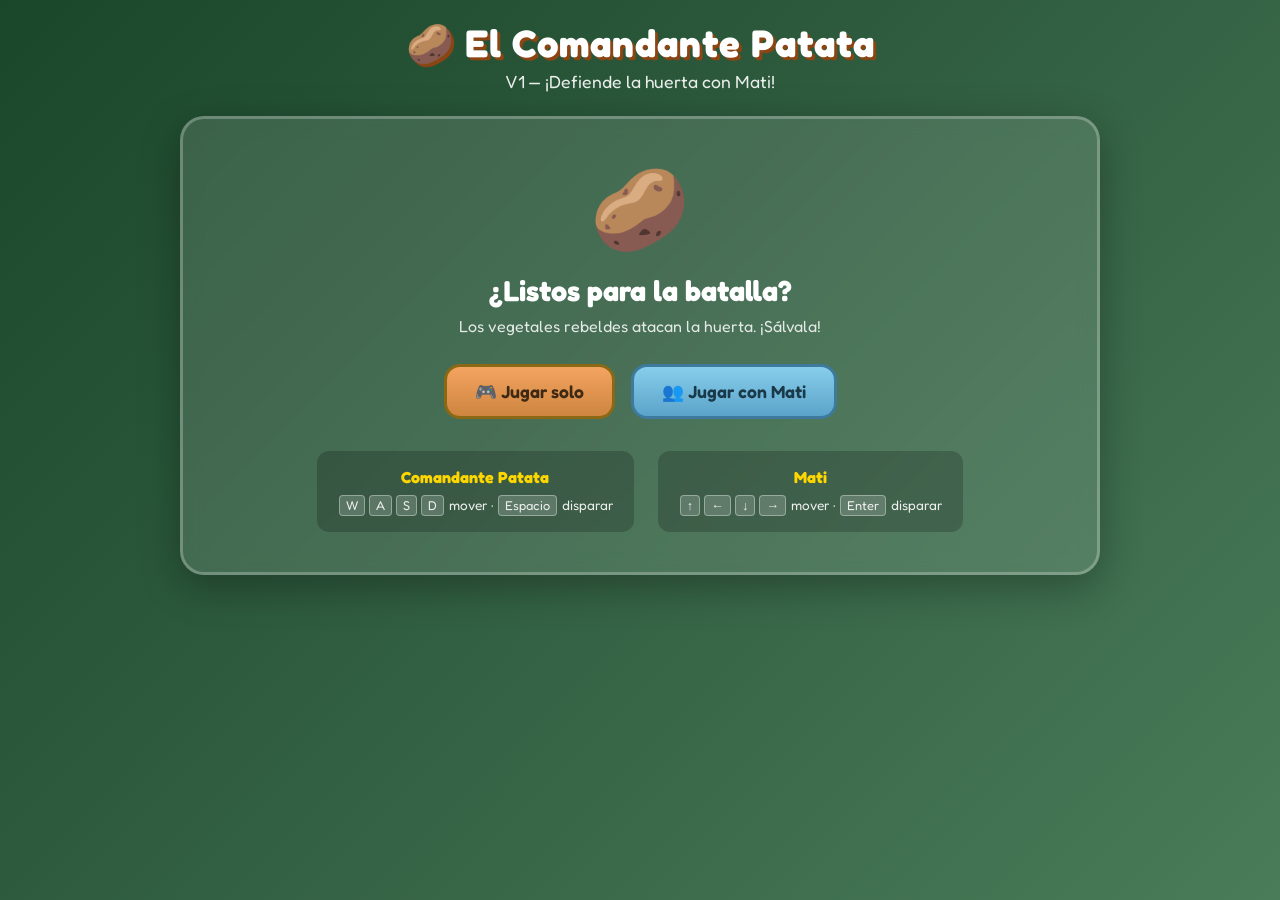
<file: index.html>
<!DOCTYPE html>
<html lang="es">
<head>
  <meta charset="UTF-8">
  <meta name="viewport" content="width=device-width, initial-scale=1.0">
  <title>El Comandante Patata V1</title>
  <link rel="stylesheet" href="css/style.css">
  <link rel="preconnect" href="https://fonts.googleapis.com">
  <link rel="preconnect" href="https://fonts.gstatic.com" crossorigin>
  <link href="https://fonts.googleapis.com/css2?family=Fredoka:wght@400;600;700&display=swap" rel="stylesheet">
</head>
<body>
  <div id="app">
    <header>
      <h1>🥔 El Comandante Patata</h1>
      <p class="subtitle">V1 — ¡Defiende la huerta con Mati!</p>
    </header>

    <div id="menu" class="screen active">
      <div class="menu-card">
        <div class="potato-hero">🥔</div>
        <h2>¿Listos para la batalla?</h2>
        <p>Los vegetales rebeldes atacan la huerta. ¡Sálvala!</p>
        <div class="mode-buttons">
          <button id="btn-solo" class="btn btn-primary">🎮 Jugar solo</button>
          <button id="btn-duo" class="btn btn-secondary">👥 Jugar con Mati</button>
        </div>
        <div class="controls-info">
          <div class="control-block">
            <h3>Comandante Patata</h3>
            <p><kbd>W</kbd><kbd>A</kbd><kbd>S</kbd><kbd>D</kbd> mover · <kbd>Espacio</kbd> disparar</p>
          </div>
          <div class="control-block">
            <h3>Mati</h3>
            <p><kbd>↑</kbd><kbd>←</kbd><kbd>↓</kbd><kbd>→</kbd> mover · <kbd>Enter</kbd> disparar</p>
          </div>
        </div>
      </div>
    </div>

    <div id="game-screen" class="screen">
      <div id="hud">
        <div class="hud-left">
          <span id="wave-display">Oleada 1</span>
          <span id="score-display">Puntos: 0</span>
        </div>
        <div class="hud-right">
          <span id="p1-lives">🥔 ❤️❤️❤️</span>
          <span id="p2-lives" class="hidden">🧒 ❤️❤️❤️</span>
        </div>
      </div>
      <canvas id="game-canvas" width="900" height="600"></canvas>
      <div id="game-message" class="hidden"></div>
    </div>

    <div id="gameover-screen" class="screen">
      <div class="menu-card">
        <h2 id="gameover-title">¡Fin de la partida!</h2>
        <p id="gameover-score">Puntuación final: 0</p>
        <p id="gameover-wave">Llegaste a la oleada 1</p>
        <button id="btn-restart" class="btn btn-primary">🔄 Jugar otra vez</button>
        <button id="btn-menu" class="btn btn-secondary">🏠 Menú principal</button>
      </div>
    </div>
  </div>

  <script src="js/game.js"></script>
</body>
</html>
</file>
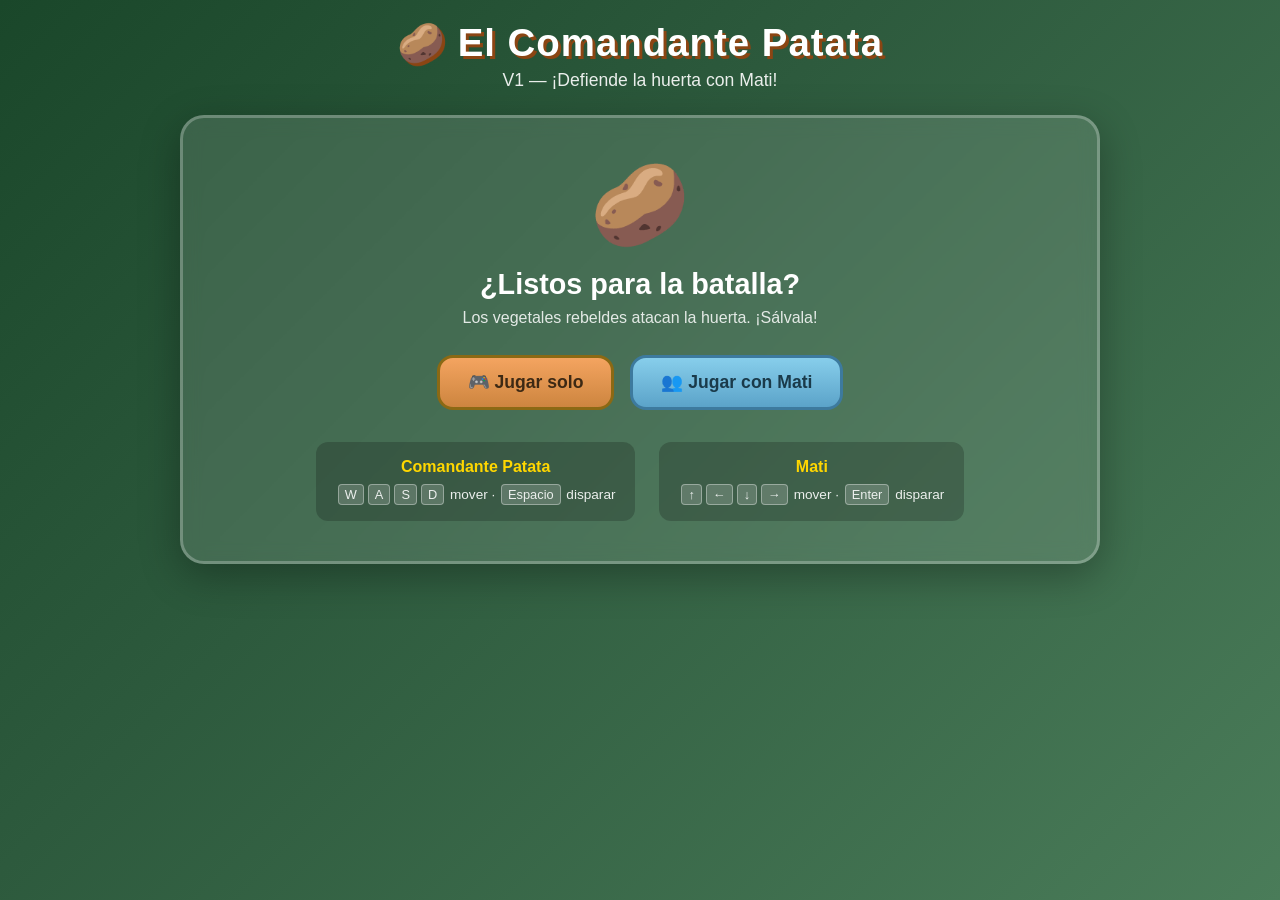
<file: comandante-patata.html>
<!DOCTYPE html>
<html lang="es">
<head>
  <meta charset="UTF-8">
  <meta name="viewport" content="width=device-width, initial-scale=1.0">
  <title>El Comandante Patata V1</title>
  <style>
* {
  margin: 0;
  padding: 0;
  box-sizing: border-box;
}

body {
  font-family: 'Fredoka', sans-serif;
  background: linear-gradient(135deg, #1a472a 0%, #2d5a3d 40%, #4a7c59 100%);
  min-height: 100vh;
  color: #fff;
  overflow-x: hidden;
}

#app {
  max-width: 960px;
  margin: 0 auto;
  padding: 20px;
}

header {
  text-align: center;
  margin-bottom: 24px;
}

header h1 {
  font-size: 2.4rem;
  font-weight: 700;
  text-shadow: 3px 3px 0 #8b4513;
  letter-spacing: 1px;
}

.subtitle {
  font-size: 1.1rem;
  opacity: 0.9;
  margin-top: 4px;
}

.screen {
  display: none;
}

.screen.active {
  display: block;
}

.menu-card {
  background: rgba(255, 255, 255, 0.12);
  backdrop-filter: blur(10px);
  border: 3px solid rgba(255, 255, 255, 0.25);
  border-radius: 24px;
  padding: 40px 32px;
  text-align: center;
  box-shadow: 0 12px 40px rgba(0, 0, 0, 0.3);
}

.potato-hero {
  font-size: 5rem;
  animation: bounce 1.5s ease-in-out infinite;
  margin-bottom: 16px;
}

@keyframes bounce {
  0%, 100% { transform: translateY(0); }
  50% { transform: translateY(-12px); }
}

.menu-card h2 {
  font-size: 1.8rem;
  margin-bottom: 8px;
}

.menu-card > p {
  opacity: 0.85;
  margin-bottom: 28px;
}

.mode-buttons {
  display: flex;
  gap: 16px;
  justify-content: center;
  flex-wrap: wrap;
  margin-bottom: 32px;
}

.btn {
  font-family: 'Fredoka', sans-serif;
  font-size: 1.1rem;
  font-weight: 600;
  padding: 14px 28px;
  border: none;
  border-radius: 16px;
  cursor: pointer;
  transition: transform 0.15s, box-shadow 0.15s;
}

.btn:hover {
  transform: translateY(-2px);
  box-shadow: 0 6px 20px rgba(0, 0, 0, 0.3);
}

.btn:active {
  transform: translateY(0);
}

.btn-primary {
  background: linear-gradient(180deg, #f4a460, #cd853f);
  color: #3d2914;
  border: 3px solid #8b6914;
}

.btn-secondary {
  background: linear-gradient(180deg, #87ceeb, #5ba3c9);
  color: #1a3a4a;
  border: 3px solid #3d7a9e;
}

.controls-info {
  display: flex;
  gap: 24px;
  justify-content: center;
  flex-wrap: wrap;
}

.control-block {
  background: rgba(0, 0, 0, 0.2);
  border-radius: 12px;
  padding: 16px 20px;
  min-width: 220px;
}

.control-block h3 {
  font-size: 1rem;
  margin-bottom: 8px;
  color: #ffd700;
}

.control-block p {
  font-size: 0.85rem;
  opacity: 0.9;
}

kbd {
  display: inline-block;
  background: rgba(255, 255, 255, 0.2);
  border: 1px solid rgba(255, 255, 255, 0.4);
  border-radius: 4px;
  padding: 2px 6px;
  font-family: inherit;
  font-size: 0.8rem;
  margin: 0 2px;
}

#hud {
  display: flex;
  justify-content: space-between;
  align-items: center;
  padding: 8px 12px;
  background: rgba(0, 0, 0, 0.35);
  border-radius: 12px 12px 0 0;
  font-weight: 600;
}

.hud-left, .hud-right {
  display: flex;
  gap: 20px;
}

#game-canvas {
  display: block;
  width: 100%;
  max-width: 900px;
  border: 4px solid #5c3d1e;
  border-top: none;
  border-radius: 0 0 12px 12px;
  background: #3d6b3d;
  cursor: crosshair;
}

#game-message {
  position: absolute;
  top: 50%;
  left: 50%;
  transform: translate(-50%, -50%);
  background: rgba(0, 0, 0, 0.8);
  padding: 20px 40px;
  border-radius: 16px;
  font-size: 1.5rem;
  font-weight: 700;
  z-index: 10;
  pointer-events: none;
}

#game-screen {
  position: relative;
}

.hidden {
  display: none !important;
}

#gameover-screen .menu-card {
  margin-top: 40px;
}

#gameover-score, #gameover-wave {
  font-size: 1.2rem;
  margin: 12px 0;
}

#gameover-title {
  font-size: 2rem;
}

#btn-restart, #btn-menu {
  margin: 8px;
}

  </style>
</head>
<body>
  <div id="app">
    <header>
      <h1>🥔 El Comandante Patata</h1>
      <p class="subtitle">V1 — ¡Defiende la huerta con Mati!</p>
    </header>

    <div id="menu" class="screen active">
      <div class="menu-card">
        <div class="potato-hero">🥔</div>
        <h2>¿Listos para la batalla?</h2>
        <p>Los vegetales rebeldes atacan la huerta. ¡Sálvala!</p>
        <div class="mode-buttons">
          <button id="btn-solo" class="btn btn-primary">🎮 Jugar solo</button>
          <button id="btn-duo" class="btn btn-secondary">👥 Jugar con Mati</button>
        </div>
        <div class="controls-info">
          <div class="control-block">
            <h3>Comandante Patata</h3>
            <p><kbd>W</kbd><kbd>A</kbd><kbd>S</kbd><kbd>D</kbd> mover · <kbd>Espacio</kbd> disparar</p>
          </div>
          <div class="control-block">
            <h3>Mati</h3>
            <p><kbd>↑</kbd><kbd>←</kbd><kbd>↓</kbd><kbd>→</kbd> mover · <kbd>Enter</kbd> disparar</p>
          </div>
        </div>
      </div>
    </div>

    <div id="game-screen" class="screen">
      <div id="hud">
        <div class="hud-left">
          <span id="wave-display">Oleada 1</span>
          <span id="score-display">Puntos: 0</span>
        </div>
        <div class="hud-right">
          <span id="p1-lives">🥔 ❤️❤️❤️</span>
          <span id="p2-lives" class="hidden">🧒 ❤️❤️❤️</span>
        </div>
      </div>
      <canvas id="game-canvas" width="900" height="600"></canvas>
      <div id="game-message" class="hidden"></div>
    </div>

    <div id="gameover-screen" class="screen">
      <div class="menu-card">
        <h2 id="gameover-title">¡Fin de la partida!</h2>
        <p id="gameover-score">Puntuación final: 0</p>
        <p id="gameover-wave">Llegaste a la oleada 1</p>
        <button id="btn-restart" class="btn btn-primary">🔄 Jugar otra vez</button>
        <button id="btn-menu" class="btn btn-secondary">🏠 Menú principal</button>
      </div>
    </div>
  </div>

  <script>
(() => {
  'use strict';

  const canvas = document.getElementById('game-canvas');
  const ctx = canvas.getContext('2d');

  const SCREENS = {
    menu: document.getElementById('menu'),
    game: document.getElementById('game-screen'),
    gameover: document.getElementById('gameover-screen'),
  };

  const UI = {
    wave: document.getElementById('wave-display'),
    score: document.getElementById('score-display'),
    p1Lives: document.getElementById('p1-lives'),
    p2Lives: document.getElementById('p2-lives'),
    message: document.getElementById('game-message'),
    gameoverTitle: document.getElementById('gameover-title'),
    gameoverScore: document.getElementById('gameover-score'),
    gameoverWave: document.getElementById('gameover-wave'),
  };

  const KEYS = {};
  let gameState = null;
  let animationId = null;

  const ENEMY_TYPES = [
    { emoji: '🥕', name: 'Zanahoria', color: '#ff6b35', speed: 1.8, hp: 1, points: 10 },
    { emoji: '🍅', name: 'Tomate', color: '#e63946', speed: 2.2, hp: 1, points: 15 },
    { emoji: '🥦', name: 'Brócoli', color: '#2d6a4f', speed: 1.4, hp: 2, points: 25 },
    { emoji: '🌽', name: 'Maíz', color: '#ffd60a', speed: 1.6, hp: 2, points: 30 },
    { emoji: '🍆', name: 'Berenjena', color: '#7b2cbf', speed: 2.5, hp: 1, points: 20 },
  ];

  function showScreen(name) {
    Object.values(SCREENS).forEach(s => s.classList.remove('active'));
    SCREENS[name].classList.add('active');
  }

  function hearts(count) {
    return '❤️'.repeat(Math.max(0, count)) + (count === 0 ? '💀' : '');
  }

  function rand(min, max) {
    return Math.random() * (max - min) + min;
  }

  function dist(a, b) {
    return Math.hypot(a.x - b.x, a.y - b.y);
  }

  function clamp(v, min, max) {
    return Math.max(min, Math.min(max, v));
  }

  const WORMHOLE_PAIRS = [
    [{ x: 130, y: 130 }, { x: 770, y: 470 }],
    [{ x: 770, y: 130 }, { x: 130, y: 470 }],
    [{ x: 450, y: 90 }, { x: 450, y: 510 }],
  ];

  function createWormholes() {
    const wormholes = [];
    WORMHOLE_PAIRS.forEach((pair, pairIdx) => {
      pair.forEach((pos, endIdx) => {
        wormholes.push({
          x: pos.x,
          y: pos.y,
          radius: 28,
          pairId: pairIdx,
          endIdx,
          pulse: Math.random() * Math.PI * 2,
        });
      });
    });
    return wormholes;
  }

  function getWormholePartner(wormhole) {
    return gameState.wormholes.find(
      w => w.pairId === wormhole.pairId && w.endIdx !== wormhole.endIdx
    );
  }

  class Player {
    constructor(x, y, config) {
      this.x = x;
      this.y = y;
      this.radius = 22;
      this.speed = 4;
      this.lives = 3;
      this.cooldown = 0;
      this.invincible = 0;
      this.config = config;
      this.angle = 0;
      this.teleportCooldown = 0;
    }

    update() {
      let dx = 0, dy = 0;
      const k = this.config.keys;

      if (KEYS[k.up]) dy -= 1;
      if (KEYS[k.down]) dy += 1;
      if (KEYS[k.left]) dx -= 1;
      if (KEYS[k.right]) dx += 1;

      if (dx !== 0 || dy !== 0) {
        const len = Math.hypot(dx, dy);
        dx /= len;
        dy /= len;
        this.x += dx * this.speed;
        this.y += dy * this.speed;
        this.angle = Math.atan2(dy, dx);
      }

      this.x = clamp(this.x, this.radius, canvas.width - this.radius);
      this.y = clamp(this.y, this.radius, canvas.height - this.radius);

      if (this.cooldown > 0) this.cooldown--;
      if (this.invincible > 0) this.invincible--;
      if (this.teleportCooldown > 0) this.teleportCooldown--;

      if (KEYS[k.shoot] && this.cooldown <= 0) {
        this.shoot();
        this.cooldown = 12;
      }
    }

    shoot() {
      const bx = this.x + Math.cos(this.angle) * (this.radius + 8);
      const by = this.y + Math.sin(this.angle) * (this.radius + 8);
      gameState.bullets.push(new Bullet(bx, by, this.angle, this.config));
    }

    hit() {
      if (this.invincible > 0) return;
      this.lives--;
      this.invincible = 90;
      spawnParticles(this.x, this.y, this.config.color, 12);
    }

    draw() {
      ctx.save();
      ctx.translate(this.x, this.y);

      if (this.invincible > 0 && Math.floor(this.invincible / 5) % 2 === 0) {
        ctx.globalAlpha = 0.5;
      }

      // Sombra
      ctx.fillStyle = 'rgba(0,0,0,0.25)';
      ctx.beginPath();
      ctx.ellipse(3, 8, this.radius, this.radius * 0.6, 0, 0, Math.PI * 2);
      ctx.fill();

      // Cuerpo patata
      ctx.fillStyle = this.config.bodyColor;
      ctx.beginPath();
      ctx.ellipse(0, 0, this.radius, this.radius * 0.85, 0, 0, Math.PI * 2);
      ctx.fill();
      ctx.strokeStyle = this.config.borderColor;
      ctx.lineWidth = 2;
      ctx.stroke();

      // Ojos
      ctx.fillStyle = '#fff';
      ctx.beginPath();
      ctx.arc(-7, -4, 5, 0, Math.PI * 2);
      ctx.arc(7, -4, 5, 0, Math.PI * 2);
      ctx.fill();
      ctx.fillStyle = '#222';
      ctx.beginPath();
      ctx.arc(-6, -3, 2.5, 0, Math.PI * 2);
      ctx.arc(8, -3, 2.5, 0, Math.PI * 2);
      ctx.fill();

      // Gorro de comandante
      ctx.fillStyle = this.config.hatColor;
      ctx.beginPath();
      ctx.moveTo(-16, -14);
      ctx.lineTo(16, -14);
      ctx.lineTo(12, -28);
      ctx.lineTo(-12, -28);
      ctx.closePath();
      ctx.fill();
      ctx.fillStyle = '#ffd700';
      ctx.fillRect(-18, -14, 36, 5);

      // Estrella
      ctx.font = '14px serif';
      ctx.textAlign = 'center';
      ctx.fillText('⭐', 0, -20);

      // Nombre
      ctx.font = 'bold 11px Fredoka, sans-serif';
      ctx.fillStyle = '#fff';
      ctx.strokeStyle = '#000';
      ctx.lineWidth = 3;
      ctx.strokeText(this.config.name, 0, this.radius + 16);
      ctx.fillText(this.config.name, 0, this.radius + 16);

      ctx.restore();
    }
  }

  class Bullet {
    constructor(x, y, angle, ownerConfig) {
      this.x = x;
      this.y = y;
      this.angle = angle;
      this.speed = 9;
      this.radius = 6;
      this.owner = ownerConfig;
      this.alive = true;
    }

    update() {
      this.x += Math.cos(this.angle) * this.speed;
      this.y += Math.sin(this.angle) * this.speed;
      if (this.x < -20 || this.x > canvas.width + 20 || this.y < -20 || this.y > canvas.height + 20) {
        this.alive = false;
      }
    }

    draw() {
      ctx.save();
      ctx.translate(this.x, this.y);
      ctx.rotate(this.angle);
      ctx.fillStyle = this.owner.bulletColor;
      ctx.beginPath();
      ctx.ellipse(0, 0, 10, 5, 0, 0, Math.PI * 2);
      ctx.fill();
      ctx.fillStyle = '#fff8dc';
      ctx.beginPath();
      ctx.arc(4, 0, 3, 0, Math.PI * 2);
      ctx.fill();
      ctx.restore();
    }
  }

  class Enemy {
    constructor(type, targetX, targetY) {
      const side = Math.floor(Math.random() * 4);
      if (side === 0) { this.x = rand(0, canvas.width); this.y = -30; }
      else if (side === 1) { this.x = canvas.width + 30; this.y = rand(0, canvas.height); }
      else if (side === 2) { this.x = rand(0, canvas.width); this.y = canvas.height + 30; }
      else { this.x = -30; this.y = rand(0, canvas.height); }

      this.type = type;
      this.hp = type.hp;
      this.radius = 18;
      this.wobble = Math.random() * Math.PI * 2;
      this.targetX = targetX;
      this.targetY = targetY;
      this.alive = true;
    }

    update() {
      const angle = Math.atan2(this.targetY - this.y, this.targetX - this.x);
      this.x += Math.cos(angle) * this.type.speed;
      this.y += Math.sin(angle) * this.type.speed;
      this.wobble += 0.1;
    }

    hit() {
      this.hp--;
      spawnParticles(this.x, this.y, this.type.color, 6);
      if (this.hp <= 0) {
        this.alive = false;
        gameState.score += this.type.points;
        spawnParticles(this.x, this.y, this.type.color, 16);
      }
    }

    draw() {
      ctx.save();
      ctx.translate(this.x, this.y);
      ctx.rotate(Math.sin(this.wobble) * 0.15);

      ctx.font = '28px serif';
      ctx.textAlign = 'center';
      ctx.textBaseline = 'middle';
      ctx.fillText(this.type.emoji, 0, 0);

      if (this.type.hp > 1) {
        ctx.font = 'bold 10px Fredoka, sans-serif';
        ctx.fillStyle = '#fff';
        ctx.strokeStyle = '#000';
        ctx.lineWidth = 2;
        const hpText = '❤'.repeat(this.hp);
        ctx.strokeText(hpText, 0, -24);
        ctx.fillText(hpText, 0, -24);
      }

      ctx.restore();
    }
  }

  class Particle {
    constructor(x, y, color) {
      this.x = x;
      this.y = y;
      this.vx = rand(-3, 3);
      this.vy = rand(-3, 3);
      this.life = rand(20, 40);
      this.maxLife = this.life;
      this.color = color;
      this.size = rand(3, 7);
    }

    update() {
      this.x += this.vx;
      this.y += this.vy;
      this.vy += 0.1;
      this.life--;
    }

    draw() {
      ctx.globalAlpha = this.life / this.maxLife;
      ctx.fillStyle = this.color;
      ctx.beginPath();
      ctx.arc(this.x, this.y, this.size, 0, Math.PI * 2);
      ctx.fill();
      ctx.globalAlpha = 1;
    }
  }

  function drawWormholes() {
    gameState.wormholes.forEach(w => {
      w.pulse += 0.06;
      const glow = 0.5 + Math.sin(w.pulse) * 0.2;
      const r = w.radius;

      ctx.save();
      ctx.translate(w.x, w.y);

      // Brillo exterior
      const gradient = ctx.createRadialGradient(0, 0, r * 0.2, 0, 0, r * 1.4);
      gradient.addColorStop(0, `rgba(120, 80, 200, ${glow * 0.5})`);
      gradient.addColorStop(0.6, `rgba(60, 20, 100, ${glow * 0.3})`);
      gradient.addColorStop(1, 'rgba(0, 0, 0, 0)');
      ctx.fillStyle = gradient;
      ctx.beginPath();
      ctx.arc(0, 0, r * 1.4, 0, Math.PI * 2);
      ctx.fill();

      // Agujero oscuro
      ctx.fillStyle = '#1a0a2e';
      ctx.beginPath();
      ctx.arc(0, 0, r, 0, Math.PI * 2);
      ctx.fill();

      // Espiral interior
      ctx.strokeStyle = `rgba(180, 130, 255, ${glow})`;
      ctx.lineWidth = 2;
      for (let i = 0; i < 3; i++) {
        ctx.beginPath();
        const start = w.pulse + i * (Math.PI * 2 / 3);
        for (let a = 0; a < Math.PI * 3; a += 0.15) {
          const spiralR = (a / (Math.PI * 3)) * r * 0.85;
          const px = Math.cos(a + start) * spiralR;
          const py = Math.sin(a + start) * spiralR;
          if (a === 0) ctx.moveTo(px, py);
          else ctx.lineTo(px, py);
        }
        ctx.stroke();
      }

      // Borde
      ctx.strokeStyle = `rgba(200, 150, 255, ${0.6 + glow * 0.4})`;
      ctx.lineWidth = 3;
      ctx.beginPath();
      ctx.arc(0, 0, r, 0, Math.PI * 2);
      ctx.stroke();

      ctx.restore();
    });
  }

  function checkWormholeTeleports() {
    gameState.players.forEach(player => {
      if (player.lives <= 0 || player.teleportCooldown > 0) return;

      for (const wormhole of gameState.wormholes) {
        if (dist(player, wormhole) >= wormhole.radius - 4) continue;

        const exit = getWormholePartner(wormhole);
        if (!exit) continue;

        const angle = Math.atan2(exit.y - wormhole.y, exit.x - wormhole.x);
        player.x = exit.x + Math.cos(angle) * 8;
        player.y = exit.y + Math.sin(angle) * 8;
        player.teleportCooldown = 45;
        player.invincible = Math.max(player.invincible, 20);

        spawnParticles(wormhole.x, wormhole.y, '#b388ff', 14);
        spawnParticles(exit.x, exit.y, '#b388ff', 14);
        break;
      }
    });
  }

  class PowerUp {
    constructor(x, y, kind) {
      this.x = x;
      this.y = y;
      this.kind = kind;
      this.radius = 16;
      this.alive = true;
      this.bob = 0;
    }

    update() {
      this.bob += 0.08;
    }

    draw() {
      ctx.save();
      ctx.translate(this.x, this.y + Math.sin(this.bob) * 4);
      const icons = { heart: '💖', rapid: '⚡', shield: '🛡️' };
      ctx.font = '24px serif';
      ctx.textAlign = 'center';
      ctx.textBaseline = 'middle';
      ctx.fillText(icons[this.kind], 0, 0);
      ctx.restore();
    }
  }

  function spawnParticles(x, y, color, count) {
    for (let i = 0; i < count; i++) {
      gameState.particles.push(new Particle(x, y, color));
    }
  }

  function getNearestPlayer(x, y) {
    const players = gameState.players.filter(p => p.lives > 0);
    if (players.length === 0) return { x: canvas.width / 2, y: canvas.height / 2 };
    let nearest = players[0];
    let minD = dist({ x, y }, nearest);
    for (const p of players.slice(1)) {
      const d = dist({ x, y }, p);
      if (d < minD) { minD = d; nearest = p; }
    }
    return nearest;
  }

  function spawnWave() {
    const count = 3 + gameState.wave * 2;
    for (let i = 0; i < count; i++) {
      setTimeout(() => {
        if (!gameState || gameState.gameOver) return;
        const typeIdx = Math.min(
          Math.floor(Math.random() * (1 + gameState.wave * 0.5)),
          ENEMY_TYPES.length - 1
        );
        const target = getNearestPlayer(canvas.width / 2, canvas.height / 2);
        gameState.enemies.push(new Enemy(ENEMY_TYPES[typeIdx], target.x, target.y));
      }, i * 400);
    }
    gameState.waveEnemiesTotal = count;
    gameState.waveEnemiesSpawned = count;
  }

  function maybeDropPowerUp(x, y) {
    if (Math.random() < 0.12) {
      const kinds = ['heart', 'rapid', 'shield'];
      const kind = kinds[Math.floor(Math.random() * kinds.length)];
      gameState.powerUps.push(new PowerUp(x, y, kind));
    }
  }

  function applyPowerUp(player, powerUp) {
    if (powerUp.kind === 'heart') {
      player.lives = Math.min(player.lives + 1, 5);
    } else if (powerUp.kind === 'rapid') {
      player.cooldown = -60;
    } else if (powerUp.kind === 'shield') {
      player.invincible = 180;
    }
    spawnParticles(powerUp.x, powerUp.y, '#ffd700', 10);
  }

  function drawBackground() {
    // Césped
    ctx.fillStyle = '#4a8f4a';
    ctx.fillRect(0, 0, canvas.width, canvas.height);

    // Patrón de huerto
    ctx.strokeStyle = 'rgba(0,0,0,0.08)';
    ctx.lineWidth = 1;
    for (let x = 0; x < canvas.width; x += 60) {
      ctx.beginPath();
      ctx.moveTo(x, 0);
      ctx.lineTo(x, canvas.height);
      ctx.stroke();
    }
    for (let y = 0; y < canvas.height; y += 60) {
      ctx.beginPath();
      ctx.moveTo(0, y);
      ctx.lineTo(canvas.width, y);
      ctx.stroke();
    }

    // Cercado
    ctx.strokeStyle = '#8b6914';
    ctx.lineWidth = 6;
    ctx.strokeRect(8, 8, canvas.width - 16, canvas.height - 16);

    // Tierra (parches)
    const patches = [
      [100, 80, 70], [300, 200, 60], [600, 120, 80],
      [200, 400, 65], [700, 350, 70], [450, 480, 55],
    ];
    patches.forEach(([px, py, pr]) => {
      ctx.fillStyle = '#6b4226';
      ctx.beginPath();
      ctx.ellipse(px, py, pr, pr * 0.6, 0, 0, Math.PI * 2);
      ctx.fill();
    });

    // Sol
    ctx.font = '40px serif';
    ctx.fillText('☀️', canvas.width - 55, 45);
  }

  function checkCollisions() {
    // Bullets vs enemies
    gameState.bullets.forEach(b => {
      if (!b.alive) return;
      gameState.enemies.forEach(e => {
        if (!e.alive) return;
        if (dist(b, e) < b.radius + e.radius) {
          b.alive = false;
          const wasAlive = e.alive;
          e.hit();
          if (wasAlive && !e.alive) maybeDropPowerUp(e.x, e.y);
        }
      });
    });

    // Enemies vs players
    gameState.enemies.forEach(e => {
      if (!e.alive) return;
      gameState.players.forEach(p => {
        if (p.lives <= 0) return;
        if (dist(e, p) < e.radius + p.radius) {
          e.alive = false;
          p.hit();
          spawnParticles(e.x, e.y, e.type.color, 10);
        }
      });
    });

    // PowerUps vs players
    gameState.powerUps.forEach(pu => {
      if (!pu.alive) return;
      gameState.players.forEach(p => {
        if (p.lives <= 0) return;
        if (dist(pu, p) < pu.radius + p.radius) {
          pu.alive = false;
          applyPowerUp(p, pu);
        }
      });
    });
  }

  function updateHUD() {
    UI.wave.textContent = `Oleada ${gameState.wave}`;
    UI.score.textContent = `Puntos: ${gameState.score}`;
    UI.p1Lives.textContent = `🥔 ${hearts(gameState.players[0].lives)}`;
    if (gameState.duo) {
      UI.p2Lives.textContent = `🧒 ${hearts(gameState.players[1].lives)}`;
    }
  }

  function checkWaveComplete() {
    if (gameState.enemies.length === 0 && gameState.waveEnemiesSpawned > 0) {
      gameState.waveEnemiesSpawned = 0;
      gameState.wave++;
      showMessage(`¡Oleada ${gameState.wave - 1} completada!`);
      setTimeout(() => {
        if (!gameState || gameState.gameOver) return;
        hideMessage();
        spawnWave();
      }, 2000);
    }
  }

  function checkGameOver() {
    const alive = gameState.players.filter(p => p.lives > 0);
    if (alive.length === 0) {
      gameState.gameOver = true;
      setTimeout(() => endGame(), 1000);
    }
  }

  function showMessage(text) {
    UI.message.textContent = text;
    UI.message.classList.remove('hidden');
  }

  function hideMessage() {
    UI.message.classList.add('hidden');
  }

  function gameLoop() {
    if (!gameState || gameState.gameOver) return;

    drawBackground();
    drawWormholes();

    gameState.players.forEach(p => {
      if (p.lives > 0) { p.update(); }
    });
    checkWormholeTeleports();
    gameState.players.forEach(p => {
      if (p.lives > 0) p.draw();
    });

    gameState.bullets.forEach(b => { b.update(); b.draw(); });
    gameState.bullets = gameState.bullets.filter(b => b.alive);

    gameState.enemies.forEach(e => {
      const target = getNearestPlayer(e.x, e.y);
      e.targetX = target.x;
      e.targetY = target.y;
      e.update();
      e.draw();
    });
    gameState.enemies = gameState.enemies.filter(e => e.alive);

    gameState.powerUps.forEach(pu => { pu.update(); pu.draw(); });
    gameState.powerUps = gameState.powerUps.filter(pu => pu.alive);

    gameState.particles.forEach(p => { p.update(); p.draw(); });
    gameState.particles = gameState.particles.filter(p => p.life > 0);

    checkCollisions();
    updateHUD();
    checkWaveComplete();
    checkGameOver();

    animationId = requestAnimationFrame(gameLoop);
  }

  function startGame(duo) {
    if (animationId) cancelAnimationFrame(animationId);

    const p1Config = {
      name: 'Patata',
      bodyColor: '#d4a056',
      borderColor: '#a07830',
      hatColor: '#2d5a27',
      bulletColor: '#f4e4bc',
      color: '#d4a056',
      keys: { up: 'w', down: 's', left: 'a', right: 'd', shoot: ' ' },
    };

    const p2Config = {
      name: 'Mati',
      bodyColor: '#e8a87c',
      borderColor: '#c47a50',
      hatColor: '#1d3557',
      bulletColor: '#a8dadc',
      color: '#e8a87c',
      keys: { up: 'arrowup', down: 'arrowdown', left: 'arrowleft', right: 'arrowright', shoot: 'enter' },
    };

    const players = [
      new Player(canvas.width * 0.35, canvas.height / 2, p1Config),
    ];

    if (duo) {
      players.push(new Player(canvas.width * 0.65, canvas.height / 2, p2Config));
      UI.p2Lives.classList.remove('hidden');
    } else {
      UI.p2Lives.classList.add('hidden');
    }

    gameState = {
      duo,
      players,
      wormholes: createWormholes(),
      bullets: [],
      enemies: [],
      particles: [],
      powerUps: [],
      wave: 1,
      score: 0,
      waveEnemiesSpawned: 0,
      waveEnemiesTotal: 0,
      gameOver: false,
    };

    showScreen('game');
    hideMessage();
    showMessage('¡A la batalla!');
    spawnWave();

    setTimeout(() => {
      hideMessage();
      gameLoop();
    }, 1500);
  }

  function endGame() {
    if (animationId) cancelAnimationFrame(animationId);
    UI.gameoverTitle.textContent = gameState.score >= 200
      ? '¡Comandantes legendarios! 🏆'
      : '¡Fin de la partida!';
    UI.gameoverScore.textContent = `Puntuación final: ${gameState.score}`;
    UI.gameoverWave.textContent = `Llegaste a la oleada ${gameState.wave}`;
    showScreen('gameover');
  }

  // Event listeners
  document.addEventListener('keydown', e => {
    KEYS[e.key.toLowerCase()] = true;
    if ([' ', 'arrowup', 'arrowdown', 'arrowleft', 'arrowright'].includes(e.key.toLowerCase())) {
      e.preventDefault();
    }
  });

  document.addEventListener('keyup', e => {
    KEYS[e.key.toLowerCase()] = false;
  });

  document.getElementById('btn-solo').addEventListener('click', () => startGame(false));
  document.getElementById('btn-duo').addEventListener('click', () => startGame(true));
  document.getElementById('btn-restart').addEventListener('click', () => {
    startGame(gameState?.duo ?? false);
  });
  document.getElementById('btn-menu').addEventListener('click', () => {
    if (animationId) cancelAnimationFrame(animationId);
    gameState = null;
    showScreen('menu');
  });
})();

  </script>
</body>
</html>
</file>
<file: css/style.css>
* {
  margin: 0;
  padding: 0;
  box-sizing: border-box;
}

body {
  font-family: 'Fredoka', sans-serif;
  background: linear-gradient(135deg, #1a472a 0%, #2d5a3d 40%, #4a7c59 100%);
  min-height: 100vh;
  color: #fff;
  overflow-x: hidden;
}

#app {
  max-width: 960px;
  margin: 0 auto;
  padding: 20px;
}

header {
  text-align: center;
  margin-bottom: 24px;
}

header h1 {
  font-size: 2.4rem;
  font-weight: 700;
  text-shadow: 3px 3px 0 #8b4513;
  letter-spacing: 1px;
}

.subtitle {
  font-size: 1.1rem;
  opacity: 0.9;
  margin-top: 4px;
}

.screen {
  display: none;
}

.screen.active {
  display: block;
}

.menu-card {
  background: rgba(255, 255, 255, 0.12);
  backdrop-filter: blur(10px);
  border: 3px solid rgba(255, 255, 255, 0.25);
  border-radius: 24px;
  padding: 40px 32px;
  text-align: center;
  box-shadow: 0 12px 40px rgba(0, 0, 0, 0.3);
}

.potato-hero {
  font-size: 5rem;
  animation: bounce 1.5s ease-in-out infinite;
  margin-bottom: 16px;
}

@keyframes bounce {
  0%, 100% { transform: translateY(0); }
  50% { transform: translateY(-12px); }
}

.menu-card h2 {
  font-size: 1.8rem;
  margin-bottom: 8px;
}

.menu-card > p {
  opacity: 0.85;
  margin-bottom: 28px;
}

.mode-buttons {
  display: flex;
  gap: 16px;
  justify-content: center;
  flex-wrap: wrap;
  margin-bottom: 32px;
}

.btn {
  font-family: 'Fredoka', sans-serif;
  font-size: 1.1rem;
  font-weight: 600;
  padding: 14px 28px;
  border: none;
  border-radius: 16px;
  cursor: pointer;
  transition: transform 0.15s, box-shadow 0.15s;
}

.btn:hover {
  transform: translateY(-2px);
  box-shadow: 0 6px 20px rgba(0, 0, 0, 0.3);
}

.btn:active {
  transform: translateY(0);
}

.btn-primary {
  background: linear-gradient(180deg, #f4a460, #cd853f);
  color: #3d2914;
  border: 3px solid #8b6914;
}

.btn-secondary {
  background: linear-gradient(180deg, #87ceeb, #5ba3c9);
  color: #1a3a4a;
  border: 3px solid #3d7a9e;
}

.controls-info {
  display: flex;
  gap: 24px;
  justify-content: center;
  flex-wrap: wrap;
}

.control-block {
  background: rgba(0, 0, 0, 0.2);
  border-radius: 12px;
  padding: 16px 20px;
  min-width: 220px;
}

.control-block h3 {
  font-size: 1rem;
  margin-bottom: 8px;
  color: #ffd700;
}

.control-block p {
  font-size: 0.85rem;
  opacity: 0.9;
}

kbd {
  display: inline-block;
  background: rgba(255, 255, 255, 0.2);
  border: 1px solid rgba(255, 255, 255, 0.4);
  border-radius: 4px;
  padding: 2px 6px;
  font-family: inherit;
  font-size: 0.8rem;
  margin: 0 2px;
}

#hud {
  display: flex;
  justify-content: space-between;
  align-items: center;
  padding: 8px 12px;
  background: rgba(0, 0, 0, 0.35);
  border-radius: 12px 12px 0 0;
  font-weight: 600;
}

.hud-left, .hud-right {
  display: flex;
  gap: 20px;
}

#game-canvas {
  display: block;
  width: 100%;
  max-width: 900px;
  border: 4px solid #5c3d1e;
  border-top: none;
  border-radius: 0 0 12px 12px;
  background: #3d6b3d;
  cursor: crosshair;
}

#game-message {
  position: absolute;
  top: 50%;
  left: 50%;
  transform: translate(-50%, -50%);
  background: rgba(0, 0, 0, 0.8);
  padding: 20px 40px;
  border-radius: 16px;
  font-size: 1.5rem;
  font-weight: 700;
  z-index: 10;
  pointer-events: none;
}

#game-screen {
  position: relative;
}

.hidden {
  display: none !important;
}

#gameover-screen .menu-card {
  margin-top: 40px;
}

#gameover-score, #gameover-wave {
  font-size: 1.2rem;
  margin: 12px 0;
}

#gameover-title {
  font-size: 2rem;
}

#btn-restart, #btn-menu {
  margin: 8px;
}
</file>
